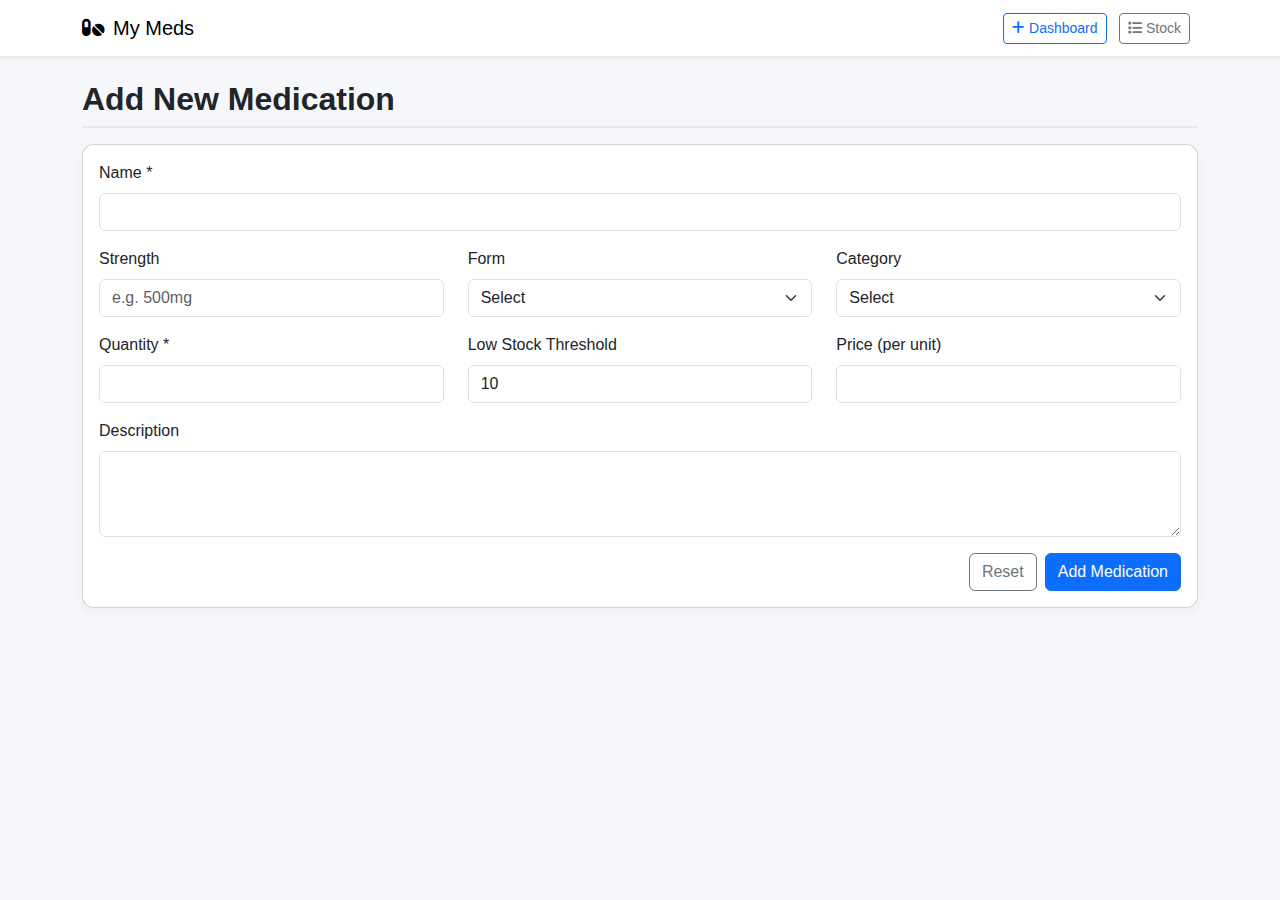
<file: add.html>
<!doctype html>
<html lang="en">

<head>
    <meta charset="utf-8" />
    <meta name="viewport" content="width=device-width,initial-scale=1" />
    <title>My Meds — Add Medication</title>

    <link href="https://cdn.jsdelivr.net/npm/bootstrap@5.3.0/dist/css/bootstrap.min.css" rel="stylesheet">
    <link href="https://cdnjs.cloudflare.com/ajax/libs/font-awesome/6.4.0/css/all.min.css" rel="stylesheet">
    <link rel="stylesheet" href="css/style.css">
</head>

<body>
    <nav class="navbar navbar-expand-lg navbar-light bg-white shadow-sm">
        <div class="container">
            <a class="navbar-brand" href="index.html"><i class="fas fa-pills me-2"></i>My Meds</a>
            <div class="ms-auto">
                <a class="btn btn-sm btn-outline-primary me-2" href="index.html"><i class="fas fa-plus me-1"></i>Dashboard</a>
                <a class="btn btn-sm btn-outline-secondary me-2" href="stock.html"><i class="fas fa-list me-1"></i>Stock</a>
            </div>
        </div>
    </nav>

    <div class="container my-4">
        <h2 class="section-title">Add New Medication</h2>

        <div class="card">
            <div class="card-body">
                <form id="add-med-form">
                    <div class="row">
                        <div class="col-md-12 mb-3">
                            <label class="form-label">Name *</label>
                            <input id="medName" class="form-control" required>
                        </div>

                    </div>

                    <div class="row">
                        <div class="col-md-4 mb-3">
                            <label class="form-label">Strength</label>
                            <input id="medStrength" class="form-control" placeholder="e.g. 500mg">
                        </div>
                        <div class="col-md-4 mb-3">
                            <label class="form-label">Form</label>
                            <select id="medForm" class="form-select">
                <option value="">Select</option>
                <option>Tablet</option><option>Capsule</option><option>Liquid</option><option>Injection</option><option>Cream</option>
              </select>
                        </div>
                        <div class="col-md-4 mb-3">
                            <label class="form-label">Category</label>
                            <select id="medCategory" class="form-select">
                <option value="">Select</option>
                <option>Analgesic</option><option>Antibiotic</option><option>Antidiabetic</option><option>Vitamin</option><option>Other</option>
              </select>
                        </div>
                    </div>

                    <div class="row">
                        <div class="col-md-4 mb-3">
                            <label class="form-label">Quantity *</label>
                            <input id="medQuantity" type="number" class="form-control" min="0" required>
                        </div>
                        <div class="col-md-4 mb-3">
                            <label class="form-label">Low Stock Threshold</label>
                            <input id="medThreshold" type="number" class="form-control" min="1" value="10">
                        </div>
                        <div class="col-md-4 mb-3">
                            <label class="form-label">Price (per unit)</label>
                            <input id="medPrice" type="number" class="form-control" step="0.01" min="0">
                        </div>
                    </div>

                    <div class="mb-3">
                        <label class="form-label">Description</label>
                        <textarea id="medDescription" class="form-control" rows="3"></textarea>
                    </div>

                    <div class="d-flex justify-content-end gap-2">
                        <button type="reset" class="btn btn-outline-secondary">Reset</button>
                        <button type="submit" class="btn btn-primary">Add Medication</button>
                    </div>
                </form>
            </div>
        </div>
    </div>

    <script src="js/main.js"></script>
    <script src="js/add.js"></script>
</body>

</html>
</file>
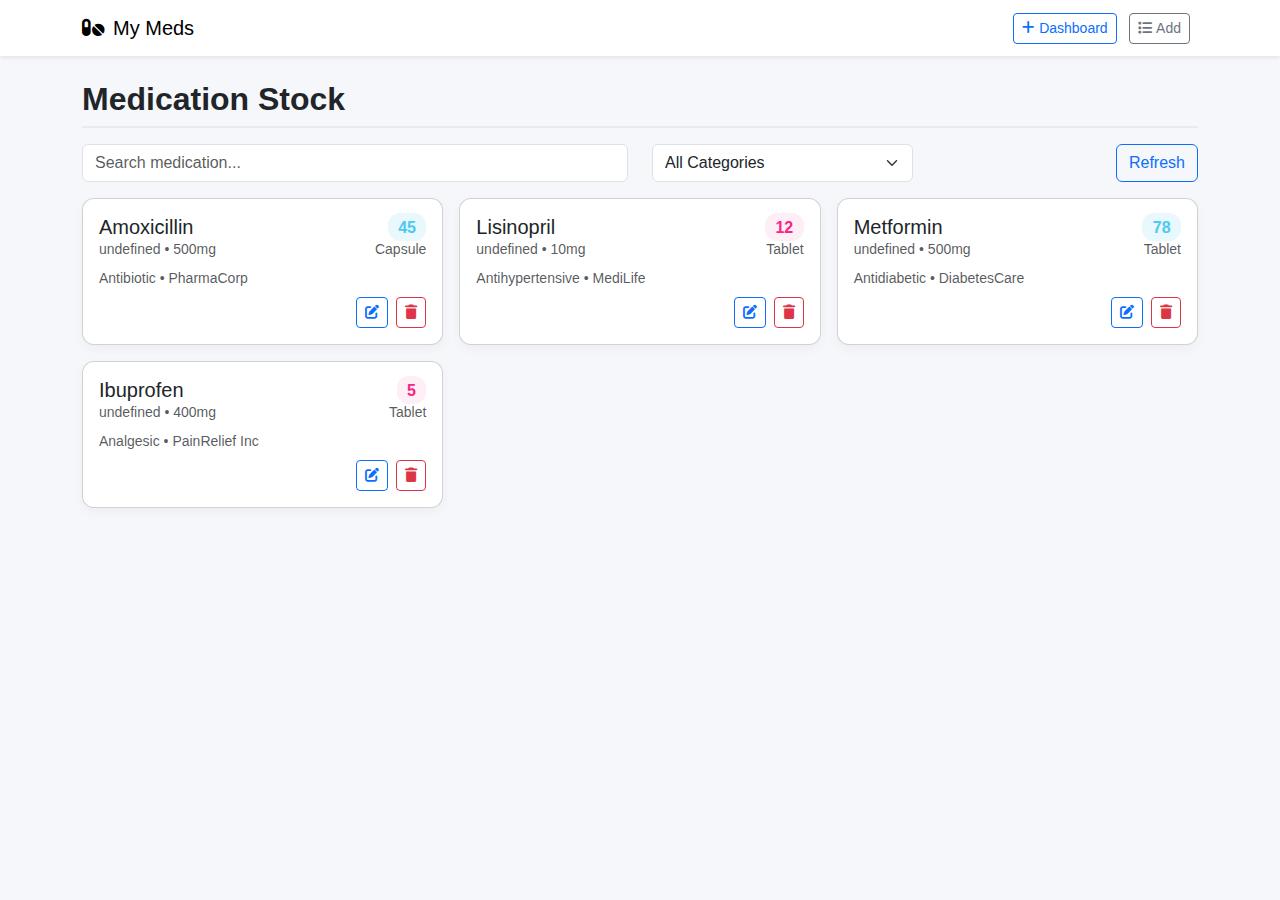
<file: stock.html>
<!doctype html>
<html lang="en">

<head>
    <meta charset="utf-8" />
    <meta name="viewport" content="width=device-width,initial-scale=1" />
    <title>My Meds — Stock</title>

    <link href="https://cdn.jsdelivr.net/npm/bootstrap@5.3.0/dist/css/bootstrap.min.css" rel="stylesheet">
    <link href="https://cdnjs.cloudflare.com/ajax/libs/font-awesome/6.4.0/css/all.min.css" rel="stylesheet">
    <link rel="stylesheet" href="css/style.css">
</head>

<body>
    <nav class="navbar navbar-expand-lg navbar-light bg-white shadow-sm">
        <div class="container">
            <a class="navbar-brand" href="index.html"><i class="fas fa-pills me-2"></i>My Meds</a>
            <div class="ms-auto">
                <a class="btn btn-sm btn-outline-primary me-2" href="add.html"><i class="fas fa-plus me-1"></i>Dashboard</a>
                <a class="btn btn-sm btn-outline-secondary me-2" href="stock.html"><i class="fas fa-list me-1"></i>Add</a>
            </div>
        </div>
    </nav>

    <div class="container my-4">
        <h2 class="section-title">Medication Stock</h2>

        <div class="row mb-3">
            <div class="col-md-6">
                <input id="search" class="form-control" placeholder="Search medication...">
            </div>
            <div class="col-md-3">
                <select id="filterCategory" class="form-select">
          <option value="">All Categories</option>
          <option>Analgesic</option>
          <option>Antibiotic</option>
          <option>Antidiabetic</option>
          <option>Vitamin</option>
          <option>Other</option>
        </select>
            </div>
            <div class="col-md-3 text-end">
                <button id="refreshBtn" class="btn btn-outline-primary">Refresh</button>
            </div>
        </div>

        <div id="medications-list" class="row g-3">
            <!-- filled by stock.js -->
        </div>
    </div>

    <script src="js/main.js"></script>
    <script src="js/stock.js"></script>
</body>

</html>
</file>
<file: css/style.css>
:root {
    --primary: #4361ee;
    --success: #4cc9f0;
    --warning: #f72585;
    --danger: #e63946;
    --light: #f8f9fa;
    --dark: #212529;
}

body {
    background: #f5f7fb;
    font-family: 'Segoe UI', Tahoma, Geneva, Verdana, sans-serif;
}

.section-title {
    font-weight: 600;
    margin-bottom: 1rem;
    border-bottom: 2px solid rgba(0, 0, 0, 0.05);
    padding-bottom: 0.5rem;
}

.card {
    border-radius: 12px;
    box-shadow: 0 4px 12px rgba(0, 0, 0, 0.04);
}

.badge-in-stock {
    background-color: rgba(76, 201, 240, 0.12);
    color: var(--success);
    padding: 0.35rem 0.65rem;
    border-radius: 12px;
    font-weight: 600;
}

.badge-low-stock {
    background-color: rgba(247, 37, 133, 0.08);
    color: var(--warning);
    padding: 0.35rem 0.65rem;
    border-radius: 12px;
    font-weight: 600;
}

.badge-out-of-stock {
    background-color: rgba(230, 57, 70, 0.08);
    color: var(--danger);
    padding: 0.35rem 0.65rem;
    border-radius: 12px;
    font-weight: 600;
}
</file>
